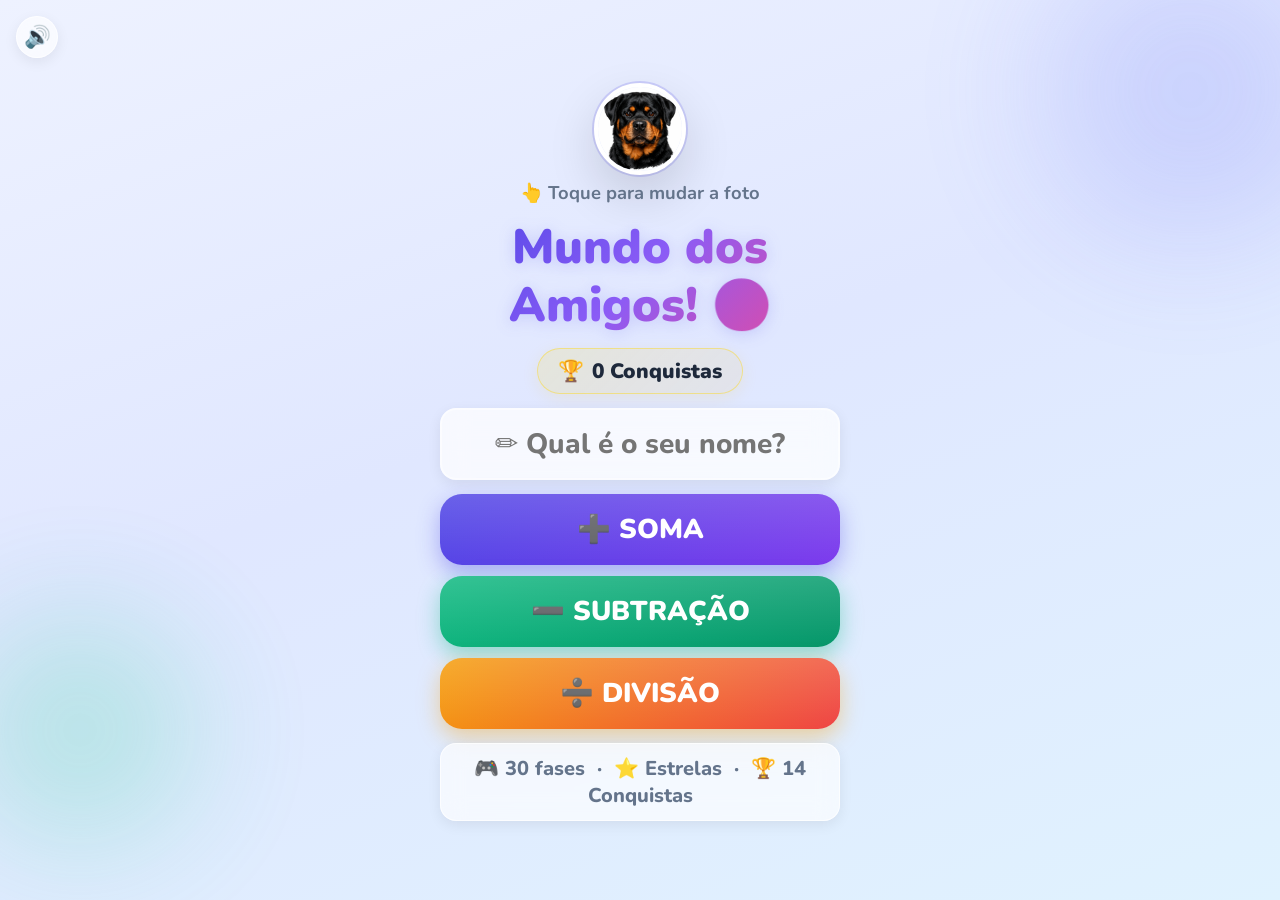
<file: index.html>
<!DOCTYPE html>
<html lang="pt-BR">
<head>
    <meta charset="UTF-8">
    <meta name="viewport" content="width=device-width, initial-scale=1.0, viewport-fit=cover">
    <meta name="apple-mobile-web-app-capable" content="yes">
    <meta name="apple-mobile-web-app-status-bar-style" content="black-translucent">
    <meta name="theme-color" content="#4F46E5">
    <title>Mundo dos Amigos</title>
    <link rel="stylesheet" href="css/app.css">
</head>
<body>

<button id="btn-mudo" aria-label="Liga/desliga som">🔊</button>

<main class="home-container">

    <!-- Avatar -->
    <div id="perfil-container" role="button" tabindex="0" aria-label="Alterar foto de perfil">
        <img id="foto-jogador" src="img/avatar-padrao.png" alt="Foto de perfil">
        <p>👆 Toque para mudar a foto</p>
        <input type="file" id="inputFoto" accept="image/*" style="display:none">
    </div>

    <!-- Título -->
    <h1 class="titulo-home">Mundo dos Amigos! 🌍</h1>

    <!-- Badge de conquistas -->
    <button class="badge-conquistas" id="badge-conquistas">
        🏆 <span id="txt-conq">0 Conquistas</span>
    </button>

    <!-- Nome -->
    <input type="text" id="nomeJogador"
        placeholder="✏️ Qual é o seu nome?"
        maxlength="15" autocomplete="off"
        aria-label="Digite seu nome">

    <!-- Operações -->
    <nav class="menu-materias" role="navigation" aria-label="Escolha a operação">
        <button class="btn-destaque" data-materia="soma">➕ SOMA</button>
        <button class="btn-destaque" data-materia="subtracao">➖ SUBTRAÇÃO</button>
        <button class="btn-destaque" data-materia="divisao">➗ DIVISÃO</button>
    </nav>

    <div class="info-card">🎮 30 fases &nbsp;·&nbsp; ⭐ Estrelas &nbsp;·&nbsp; 🏆 14 Conquistas</div>

</main>

<!-- Modal conquistas (montado por JS) -->
<div id="modal-cq" style="display:none"></div>

<script src="js/sons.js"></script>
<script src="js/voz.js"></script>
<script>
// ─── Elementos ────────────────────────────────────────
var inp      = document.getElementById('nomeJogador');
var botoes   = document.querySelectorAll('.btn-destaque');
var perfilEl = document.getElementById('perfil-container');
var inputFoto= document.getElementById('inputFoto');
var fotoEl   = document.getElementById('foto-jogador');
var txtConq  = document.getElementById('txt-conq');
var btnMudo  = document.getElementById('btn-mudo');
var badgeBtn = document.getElementById('badge-conquistas');

// ─── Avatar ───────────────────────────────────────────
perfilEl.onclick = function(){ inputFoto.click(); };
inputFoto.onchange = function(e) {
    var f = e.target.files[0]; if (!f) return;
    var r = new FileReader();
    r.onload = function(ev) {
        fotoEl.src = ev.target.result;
        localStorage.setItem('fotoJogador', ev.target.result);
        if (typeof tocarSomClique==='function') tocarSomClique();
    };
    r.readAsDataURL(f);
};

// ─── Mudo ─────────────────────────────────────────────
function sincMudo() {
    var m = localStorage.getItem('mutado')==='true';
    btnMudo.textContent = m ? '🔇' : '🔊';
}
btnMudo.onclick = function() {
    if (typeof toggleMudo==='function') toggleMudo();
    sincMudo();
    if (typeof tocarSomClique==='function') tocarSomClique();
};
sincMudo();

// ─── Conquistas ───────────────────────────────────────
var DEF_CQ = [
    {id:'primeiro_acerto',icone:'⭐',titulo:'Primeira Estrela',  desc:'Acertou pela primeira vez!'},
    {id:'combo_3',        icone:'🔥',titulo:'Em Chamas!',        desc:'3 acertos seguidos!'},
    {id:'combo_5',        icone:'💥',titulo:'Combo x5',          desc:'5 acertos seguidos!'},
    {id:'combo_10',       icone:'🌟',titulo:'Imbatível',         desc:'10 acertos seguidos!'},
    {id:'fase_5',         icone:'🚀',titulo:'Decolando!',        desc:'Chegou na fase 5!'},
    {id:'fase_10',        icone:'🏅',titulo:'Persistente',       desc:'Chegou na fase 10!'},
    {id:'fase_20',        icone:'🥇',titulo:'Campeão',           desc:'Chegou na fase 20!'},
    {id:'pontos_50',      icone:'💎',titulo:'50 Pontos',         desc:'Acumulou 50 pontos!'},
    {id:'pontos_150',     icone:'👑',titulo:'150 Pontos',        desc:'150 pontos!'},
    {id:'pontos_300',     icone:'🌈',titulo:'300 Pontos',        desc:'300 pontos! Lenda!'},
    {id:'sem_erro_10',    icone:'🎯',titulo:'Perfeito!',         desc:'10 acertos sem errar!'},
    {id:'velocidade',     icone:'⚡',titulo:'Veloz!',            desc:'Respondeu em menos de 3s!'},
    {id:'divisao_mestre', icone:'🧮',titulo:'Mestre da Divisão', desc:'5 divisões seguidas!'},
    {id:'completo',       icone:'🎓',titulo:'Formado!',          desc:'Completou as 30 fases!'},
];

function atualizarBadge() {
    var t = JSON.parse(localStorage.getItem('conquistas')||'[]').length;
    txtConq.textContent = t===0 ? '0 Conquistas' : t+' Conquista'+(t>1?'s':'')+'!';
}

badgeBtn.onclick = function() {
    if (typeof tocarSomClique==='function') tocarSomClique();
    var modal = document.getElementById('modal-cq');
    var desbl = new Set(JSON.parse(localStorage.getItem('conquistas')||'[]'));
    modal.innerHTML =
        '<div onclick="if(event.target===this)fecharCQ()" style="position:fixed;inset:0;background:rgba(0,0,0,0.65);z-index:99999;display:flex;align-items:center;justify-content:center;padding:16px;backdrop-filter:blur(8px);">'+
        '<div style="background:linear-gradient(145deg,#0d1b2a,#1a2744);border-radius:26px;padding:20px;width:100%;max-width:380px;max-height:84dvh;overflow-y:auto;border:1.5px solid rgba(255,215,0,.3);box-shadow:0 30px 80px rgba(0,0,0,.6);">'+
        '<div style="display:flex;justify-content:space-between;align-items:center;margin-bottom:16px;">'+
        '<div><div style="color:#FFD700;font-weight:900;font-size:1.45rem;">🏆 Conquistas</div>'+
        '<div style="color:rgba(255,255,255,.5);font-size:.8rem;margin-top:2px;">'+desbl.size+'/'+DEF_CQ.length+' desbloqueadas</div></div>'+
        '<button onclick="fecharCQ()" style="background:rgba(255,255,255,.1);border:none;color:white;font-size:1.3rem;cursor:pointer;border-radius:50%;width:34px;height:34px;display:flex;align-items:center;justify-content:center;">✕</button></div>'+
        DEF_CQ.map(function(c){
            var ok=desbl.has(c.id);
            return '<div style="display:flex;align-items:center;gap:11px;padding:10px 12px;border-radius:13px;margin-bottom:7px;background:'+(ok?'rgba(255,215,0,.08)':'rgba(255,255,255,.03)')+';border:1.5px solid '+(ok?'rgba(255,215,0,.22)':'transparent')+';">'+
            '<span style="font-size:1.85rem;flex-shrink:0;filter:'+(ok?'none':'grayscale(1) opacity(.22)')+';">'+c.icone+'</span>'+
            '<div style="flex:1;"><div style="color:'+(ok?'#f8fafc':'#555')+';font-weight:800;font-size:.92rem;">'+c.titulo+'</div>'+
            '<div style="color:'+(ok?'rgba(255,255,255,.55)':'#3a3a3a')+';font-size:.75rem;margin-top:1px;">'+c.desc+'</div></div>'+
            (ok?'<span style="color:#22C55E;font-size:1rem;">✓</span>':'<span style="color:#2a2a2a;font-size:.9rem;">🔒</span>')+'</div>';
        }).join('')+
        '</div></div>'+
        '<style>@keyframes mcIn{from{opacity:0}to{opacity:1}}</style>';
    modal.style.display='block';
};

function fecharCQ() {
    var m=document.getElementById('modal-cq');
    m.style.display='none'; m.innerHTML='';
}

// ─── Iniciar ──────────────────────────────────────────
function iniciar(materia) {
    var raw  = inp.value.trim();
    var nome = !raw ? 'Jogador' : raw.charAt(0).toUpperCase()+raw.slice(1).toLowerCase();
    if (typeof tocarSomClique==='function') tocarSomClique();
    localStorage.setItem('nomeJogador', nome);
    localStorage.setItem('modoJogo', materia);
    if (!localStorage.getItem('fotoJogador')) localStorage.setItem('fotoJogador','img/avatar-padrao.png');
    if (typeof falar==='function') falar('Olá '+nome+'! Vamos jogar!','festa');
    botoes.forEach(function(b){ b.disabled=true; });
    document.body.classList.add('fade-out');
    setTimeout(function(){ window.location.href='game.html'; }, 370);
}

botoes.forEach(function(b){ b.addEventListener('click',function(){ iniciar(b.dataset.materia); }); });
inp.addEventListener('keypress', function(e){ if(e.key==='Enter') iniciar('soma'); });

// ─── Init ─────────────────────────────────────────────
window.addEventListener('load', function() {
    var nome=localStorage.getItem('nomeJogador'), foto=localStorage.getItem('fotoJogador');
    if (nome&&nome!=='Jogador') inp.value=nome;
    if (foto) fotoEl.src=foto;
    atualizarBadge();
    document.body.classList.add('loaded');

    // Música home após primeiro toque
    document.addEventListener('pointerdown', function im(){
        document.removeEventListener('pointerdown',im);
        if (typeof gerenciarMusicaFundo==='function') gerenciarMusicaFundo('home');
    });

    // Voz de boas-vindas
    setTimeout(function(){
        var n=localStorage.getItem('nomeJogador')||'';
        if (typeof falar==='function'&&n&&n!=='Jogador') falar('Olá '+n+'! Que bom ter você aqui!','festa');
    }, 2000);
});
</script>
</body>
</html>
</file>
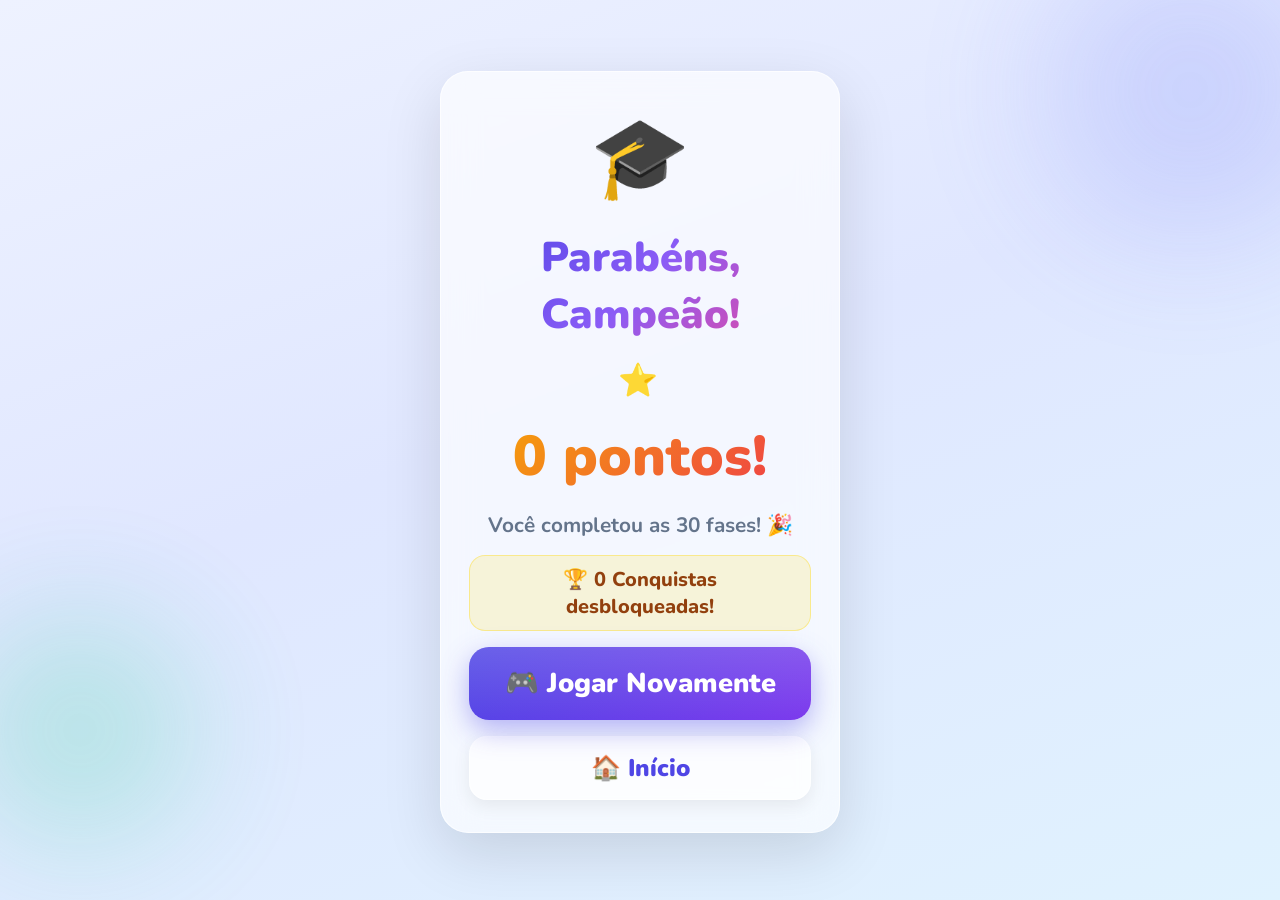
<file: end.html>
<!DOCTYPE html>
<html lang="pt-BR">
<head>
    <meta charset="UTF-8">
    <meta name="viewport" content="width=device-width, initial-scale=1.0, viewport-fit=cover">
    <meta name="apple-mobile-web-app-capable" content="yes">
    <meta name="theme-color" content="#4F46E5">
    <title>Mundo dos Amigos — Parabéns!</title>
    <link rel="stylesheet" href="css/app.css">
    <style>
        body { opacity:0; transition:opacity .35s ease; justify-content:center; }
        body.loaded { opacity:1; }
        .end-card {
            background:rgba(255,255,255,0.65);
            backdrop-filter:blur(18px); -webkit-backdrop-filter:blur(18px);
            border:1.5px solid rgba(255,255,255,0.7);
            border-radius:28px; padding:32px 28px;
            display:flex; flex-direction:column; align-items:center;
            gap:16px; width:100%; max-width:400px;
            box-shadow:0 20px 60px rgba(0,0,0,0.12);
            animation:slideUp .5s cubic-bezier(.4,2,.6,1);
            text-align:center;
        }
        .end-titulo {
            font-size:2.6rem; font-weight:900;
            background:linear-gradient(135deg,#4F46E5,#8B5CF6,#EC4899);
            -webkit-background-clip:text; -webkit-text-fill-color:transparent; background-clip:text;
        }
        .end-score {
            font-size:3.5rem; font-weight:900; color:#4F46E5;
            background:linear-gradient(135deg,#F59E0B,#EF4444);
            -webkit-background-clip:text; -webkit-text-fill-color:transparent; background-clip:text;
        }
        .end-info { font-size:1.3rem; font-weight:700; color:#64748B; }
        .end-conquistas {
            font-size:1.25rem; font-weight:800; color:#92400E;
            background:rgba(255,215,0,0.15); border:1.5px solid rgba(255,215,0,0.35);
            border-radius:16px; padding:10px 20px;
        }
        .btn-jogar-novamente {
            width:100%; padding:18px;
            background:linear-gradient(135deg,#4F46E5,#7C3AED);
            color:white; border:none; border-radius:20px;
            font-size:1.7rem; font-weight:900;
            cursor:pointer; box-shadow:0 10px 28px rgba(79,70,229,.4);
            transition:all .2s ease; position:relative; overflow:hidden;
        }
        .btn-jogar-novamente::before {
            content:'';position:absolute;inset:0;border-radius:inherit;
            background:linear-gradient(180deg,rgba(255,255,255,.15),transparent);
        }
        .btn-jogar-novamente:active { transform:scale(0.96); }
        .btn-home {
            width:100%; padding:15px;
            background:rgba(255,255,255,0.7);
            color:#4F46E5; border:1.5px solid rgba(255,255,255,.6);
            border-radius:18px; font-size:1.5rem; font-weight:900;
            cursor:pointer; box-shadow:0 6px 18px rgba(0,0,0,.07);
            transition:all .2s ease;
        }
        .btn-home:active { transform:scale(0.96); }
        .estrelas-row { font-size:2rem; letter-spacing:4px; }
    </style>
</head>
<body>

<main class="home-container">
    <div class="end-card">
        <div style="font-size:5rem;">🎓</div>
        <div class="end-titulo" id="end-titulo">Incrível!</div>
        <div class="estrelas-row" id="end-estrelas">⭐⭐⭐</div>
        <div class="end-score" id="end-score">0 pts</div>
        <div class="end-info" id="end-info">Você completou as 30 fases!</div>
        <div class="end-conquistas" id="end-conquistas">🏆 0 Conquistas desbloqueadas</div>
        <button class="btn-jogar-novamente" id="btn-novo">🎮 Jogar Novamente</button>
        <button class="btn-home" id="btn-home">🏠 Início</button>
    </div>
</main>

<script src="js/sons.js"></script>
<script src="js/voz.js"></script>
<script>
window.addEventListener('load', function() {
    var score    = parseInt(localStorage.getItem('mostRecentScore') || '0');
    var estrelas = parseInt(localStorage.getItem('estrelas') || '0');
    var nome     = localStorage.getItem('nomeJogador') || 'Campeão';
    var nConq    = JSON.parse(localStorage.getItem('conquistas')||'[]').length;

    document.getElementById('end-titulo').textContent  = 'Parabéns, '+nome+'!';
    document.getElementById('end-score').textContent   = score + ' pontos!';
    document.getElementById('end-info').textContent    = 'Você completou as 30 fases! 🎉';
    document.getElementById('end-conquistas').textContent = '🏆 '+nConq+' Conquista'+(nConq!==1?'s':'')+' desbloqueada'+(nConq!==1?'s':'')+'!';

    // Estrelas
    var stStr = '';
    for(var i=0;i<Math.min(estrelas,10);i++) stStr+='⭐';
    document.getElementById('end-estrelas').textContent = stStr || '⭐';

    // Confetes e sons
    soltarConfetes();
    setTimeout(function() {
        if (typeof tocarSomFinal==='function') tocarSomFinal();
        setTimeout(function(){
            if(typeof falar==='function')
                falar('Parabéns '+nome+'! Você é incrível! Você marcou '+score+' pontos e desbloqueou '+nConq+' conquistas!','festa');
        }, 500);
    }, 300);

    document.body.classList.add('loaded');
});

function soltarConfetes() {
    var cores=['#22C55E','#4F46E5','#F59E0B','#EF4444','#EC4899','#06B6D4'];
    for(var i=0;i<60;i++){
        (function(ii){
            setTimeout(function(){
                var c=document.createElement('div');
                c.style.cssText='position:fixed;top:-12px;left:'+Math.random()*100+'vw;width:'+(4+Math.random()*8)+'px;height:'+(4+Math.random()*8)+'px;background:'+cores[~~(Math.random()*cores.length)]+';border-radius:'+(Math.random()>.5?'50%':'2px')+';pointer-events:none;z-index:9999;animation:confeteCair '+(0.9+Math.random())*1.1+'s ease-out forwards;';
                document.body.appendChild(c);
                setTimeout(function(){if(c.parentNode)c.remove();},2500);
            },ii*60);
        })(i);
    }
}

document.getElementById('btn-novo').onclick = function() {
    if(typeof tocarSomClique==='function') tocarSomClique();
    window.location.href='game.html';
};
document.getElementById('btn-home').onclick = function() {
    if(typeof tocarSomClique==='function') tocarSomClique();
    window.location.href='index.html';
};

// CSS do confete
var s=document.createElement('style');
s.textContent='@keyframes confeteCair{to{transform:translateY(105dvh) rotate(720deg);opacity:0}}';
document.head.appendChild(s);
</script>
</body>
</html>
</file>
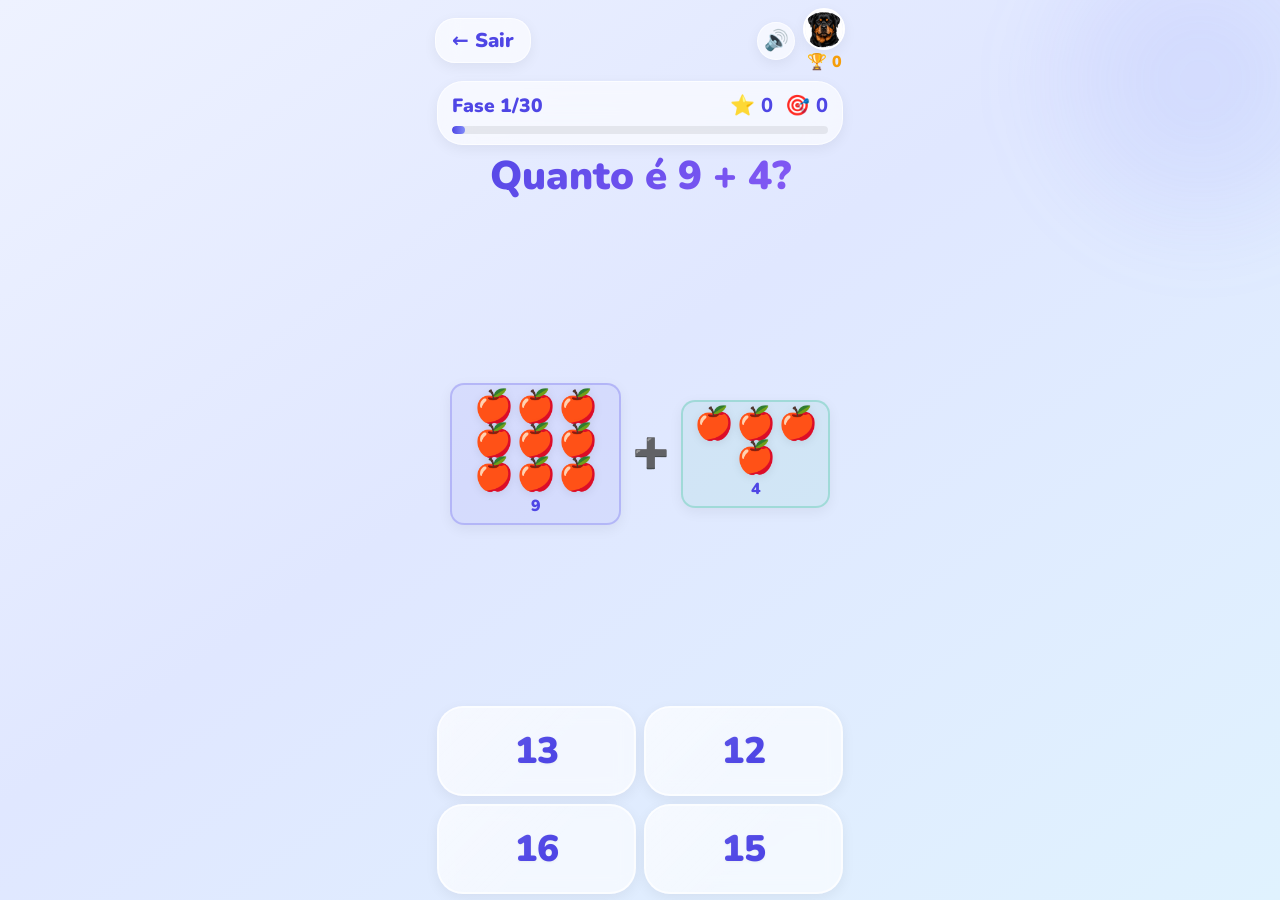
<file: game.html>
<!DOCTYPE html>
<html lang="pt-BR">
<head>
    <meta charset="UTF-8">
    <meta name="viewport" content="width=device-width, initial-scale=1.0, viewport-fit=cover">
    <meta name="apple-mobile-web-app-capable" content="yes">
    <meta name="apple-mobile-web-app-status-bar-style" content="black-translucent">
    <meta name="theme-color" content="#4F46E5">
    <title>Mundo dos Amigos — Jogar</title>
    <link rel="stylesheet" href="css/game.css">
    <style>
        body { opacity:0; transition:opacity .3s ease; }
        body.loaded { opacity:1; }
    </style>
</head>
<body>

<!-- HEADER -->
<header class="header-game">
    <button class="btn-sair" id="btnSair" aria-label="Sair do jogo">← Sair</button>
    <div class="header-right">
        <button id="btn-mudo" aria-label="Liga/desliga som">🔊</button>
        <div style="display:flex;flex-direction:column;align-items:center;gap:1px;">
            <img id="foto-jogador" src="img/avatar-padrao.png" alt="Foto" class="foto-perfil-hud">
            <span id="conquistas-count">🏆 0</span>
        </div>
    </div>
</header>

<!-- JOGO -->
<main class="container">

    <!-- HUD -->
    <section id="hud" aria-label="Informações">
        <div class="hud-row">
            <p id="progressText">Fase 1/30</p>
            <div style="display:flex;gap:12px;align-items:center;">
                <p>⭐ <span id="estrelas">0</span></p>
                <p>🎯 <span id="score">0</span></p>
            </div>
        </div>
        <div id="progressBar" role="progressbar" aria-valuemin="1" aria-valuemax="30" aria-label="Progresso">
            <div id="progressBarFull"></div>
        </div>
        <div id="combo-display" aria-live="polite"></div>
    </section>

    <!-- PERGUNTA -->
    <h2 id="question" tabindex="-1" aria-live="assertive">Carregando...</h2>

    <!-- ÁREA DE OBJETOS VISUAIS -->
    <section id="area-ajuda-visual"
             aria-live="polite"
             aria-label="Objetos para contar"
             class="area-ajuda-base">
    </section>

    <!-- RESPOSTAS -->
    <section id="choices" class="choices-grid" aria-label="Escolha a resposta">
        <div class="choice-container" role="button" tabindex="0" aria-label="Opção 1"><p class="choice-text">?</p></div>
        <div class="choice-container" role="button" tabindex="0" aria-label="Opção 2"><p class="choice-text">?</p></div>
        <div class="choice-container" role="button" tabindex="0" aria-label="Opção 3"><p class="choice-text">?</p></div>
        <div class="choice-container" role="button" tabindex="0" aria-label="Opção 4"><p class="choice-text">?</p></div>
    </section>

</main>

<!-- Scripts: ordem importa! -->
<script src="js/sons.js"></script>
<script src="js/voz.js"></script>
<script src="js/apoio.js"></script>
<script src="js/conquistas.js"></script>
<script src="js/game.js"></script>

<script>
document.addEventListener('DOMContentLoaded', function() {
    // Foto de perfil
    var foto = localStorage.getItem('fotoJogador') || 'img/avatar-padrao.png';
    var fotoEl = document.getElementById('foto-jogador');
    if (fotoEl) fotoEl.src = foto;

    // Atualiza contador de conquistas
    function atualizarConq() {
        var el = document.getElementById('conquistas-count');
        if (el) el.textContent = '🏆 ' + JSON.parse(localStorage.getItem('conquistas')||'[]').length;
    }
    atualizarConq();
    setInterval(atualizarConq, 1200);

    // Botão mudo
    var btnMudo = document.getElementById('btn-mudo');
    function sincMudo() {
        if (btnMudo) btnMudo.textContent = localStorage.getItem('mutado')==='true' ? '🔇' : '🔊';
    }
    if (btnMudo) {
        btnMudo.onclick = function() {
            if (typeof toggleMudo === 'function') toggleMudo();
            sincMudo();
        };
    }
    sincMudo();

    // Botão sair
    var btnSair = document.getElementById('btnSair');
    if (btnSair) {
        btnSair.addEventListener('click', function() {
            if (confirm('Sair do jogo? O progresso desta partida será perdido.')) {
                if (typeof tocarSomClique==='function') tocarSomClique();
                if (typeof pararVoz==='function') pararVoz();
                document.body.classList.add('fade-out');
                setTimeout(function(){ window.location.href='index.html'; }, 320);
            }
        });
    }

    // Fade-in de entrada
    document.body.classList.add('loaded');
});
</script>
</body>
</html>
</file>
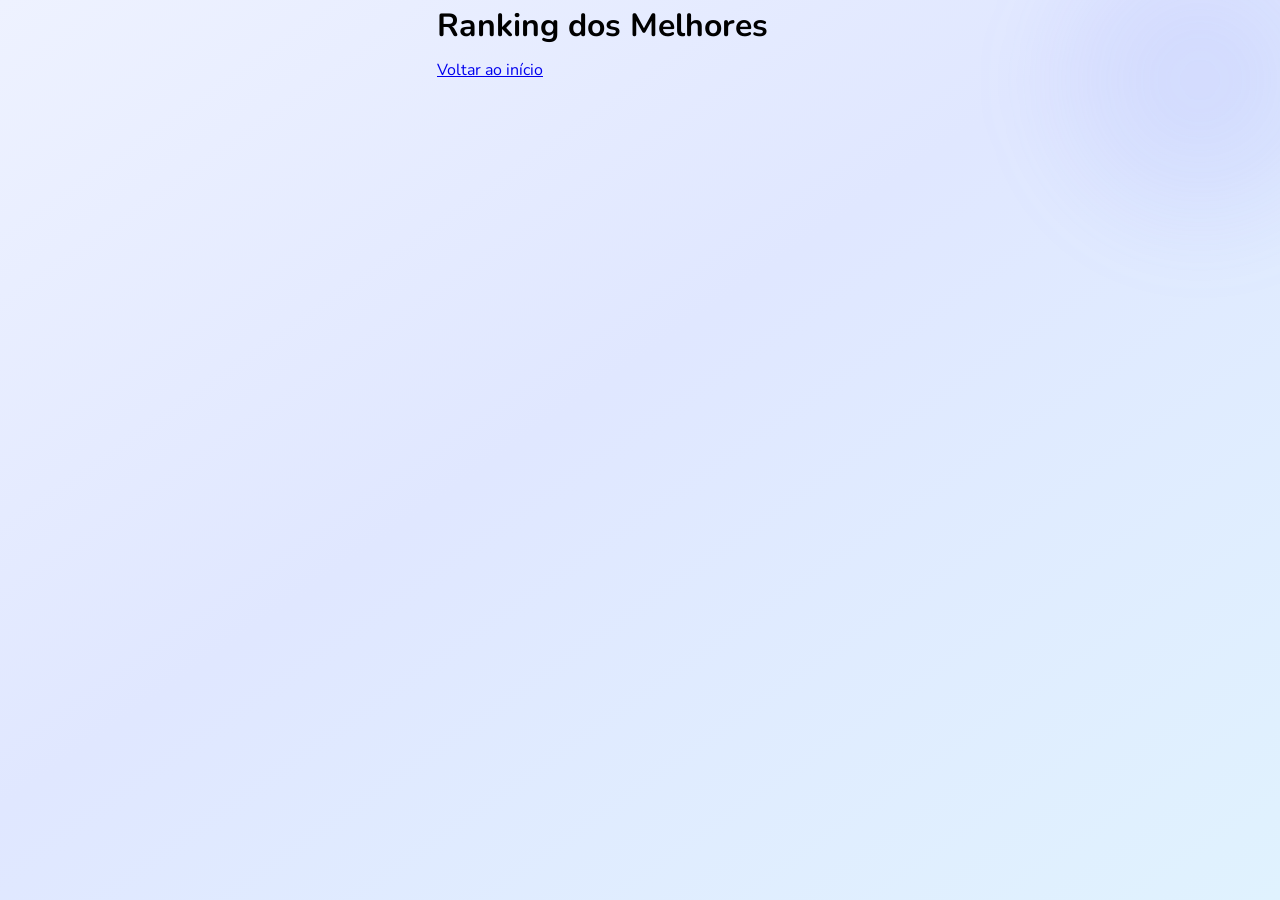
<file: highscores.html>
<!DOCTYPE html>
<html lang="pt-BR">
<head>
    <meta charset="UTF-8">

    <!-- RESPONSIVO ACESSÍVEL -->
    <meta name="viewport" content="width=device-width, initial-scale=1.0">

    <title>Ranking - Mundo dos Amigos</title>

    <!-- CSS UNIFICADO -->
    <link rel="stylesheet" href="css/game.css">
</head>

<body>

    <main class="container">

        <!-- TÍTULO -->
        <h1 id="finalScore">
            Ranking dos Melhores
        </h1>

        <!-- LISTA -->
        <ul 
            id="highScoresList" 
            aria-live="polite"
            aria-label="Lista de melhores pontuações"
        >
        </ul>

        <!-- BOTÃO -->
        <a 
            href="index.html" 
            class="btn"
            aria-label="Voltar para o início"
        >
            Voltar ao início
        </a>

    </main>

    <!-- SCRIPT -->
    <script src="js/highscores.js"></script>

</body>
</html>
</file>
<file: css/app.css>
/**
 * MUNDO DOS AMIGOS — HOME CSS (V24.0.0 DEFINITIVO)
 * ✅ Fonte Nunito (Google Fonts — gratuita)
 * ✅ Glassmorphism, gradientes, safe area iOS
 */

@import url('https://fonts.googleapis.com/css2?family=Nunito:wght@400;700;800;900&display=swap');

:root {
    --pr:#4F46E5; --pr-l:#818CF8; --pr-d:#3730A3;
    --gr:#10B981; --am:#F59E0B; --verm:#EF4444;
    --pu:#8B5CF6; --ro:#EC4899;
    --card:rgba(255,255,255,0.65); --border:rgba(255,255,255,0.7);
    --text:#1E293B; --text-l:#64748B;
    --r:16px; --rl:22px;
    --sh1:0 4px 14px rgba(0,0,0,0.07);
    --sh2:0 10px 30px rgba(0,0,0,0.10);
    --sh3:0 20px 50px rgba(0,0,0,0.14);
}
*,*::before,*::after {
    box-sizing:border-box; margin:0; padding:0;
    font-family:'Nunito','Segoe UI',system-ui,sans-serif;
    -webkit-tap-highlight-color:transparent;
    -webkit-font-smoothing:antialiased;
    color:var(--text);
}
body {
    min-height:100dvh;
    background:linear-gradient(160deg,#EEF2FF 0%,#E0E7FF 45%,#E0F2FE 100%);
    background-attachment:fixed;
    display:flex; flex-direction:column;
    opacity:0; transition:opacity .35s ease;
    padding-bottom:env(safe-area-inset-bottom,0px);
    overflow-x:hidden; position:relative;
}
body.loaded   { opacity:1; }
body.fade-out { opacity:0; pointer-events:none; }

body::before,body::after {
    content:''; position:fixed; border-radius:50%;
    filter:blur(55px); pointer-events:none; z-index:0; opacity:.3;
}
body::before { width:360px;height:360px;background:radial-gradient(circle,#818CF8,transparent);top:-90px;right:-90px; }
body::after  { width:280px;height:280px;background:radial-gradient(circle,#34D399,transparent);bottom:30px;left:-60px; }

.home-container {
    position:relative;z-index:1;
    display:flex;flex-direction:column;
    align-items:center;justify-content:center;
    padding:32px 20px 28px; gap:14px;
    width:100%;max-width:440px;margin:0 auto;
    min-height:100dvh;
    animation:slideUp .5s cubic-bezier(.4,2,.6,1);
}
@keyframes slideUp { from{opacity:0;transform:translateY(20px)} to{opacity:1;transform:none} }

/* Avatar */
#perfil-container {
    display:flex;flex-direction:column;align-items:center;gap:5px;
    cursor:pointer;transition:transform .2s ease;user-select:none;
}
#perfil-container:active { transform:scale(0.95); }
#foto-jogador {
    width:92px;height:92px;object-fit:cover;border-radius:50%;
    border:4px solid white;
    box-shadow:var(--sh3),0 0 0 2px rgba(79,70,229,.18);
    background:#e2e8f0;
    transition:transform .25s cubic-bezier(.175,.885,.32,1.275),box-shadow .25s ease;
}
#perfil-container:hover #foto-jogador { transform:scale(1.06); }
#perfil-container p { font-size:1.15rem;color:var(--text-l);font-weight:700; }

/* Título */
h1.titulo-home {
    font-size:clamp(2.4rem,6vw,3rem);font-weight:900;
    background:linear-gradient(135deg,var(--pr),var(--pu),var(--ro));
    -webkit-background-clip:text;-webkit-text-fill-color:transparent;background-clip:text;
    text-align:center;line-height:1.2;
    filter:drop-shadow(0 2px 8px rgba(79,70,229,.2));
}

/* Badge conquistas */
.badge-conquistas {
    display:flex;align-items:center;gap:8px;
    background:linear-gradient(135deg,rgba(255,215,0,.14),rgba(255,180,0,.07));
    border:1.5px solid rgba(255,215,0,.4);
    border-radius:30px;padding:8px 20px;
    font-size:1.3rem;font-weight:900;color:#92400E;
    cursor:pointer;transition:all .2s ease;
    box-shadow:0 4px 16px rgba(255,200,0,.12);
}
.badge-conquistas:active { transform:scale(0.95); }

/* Input */
input[type="text"] {
    width:100%;padding:15px 18px;
    border-radius:var(--r);border:2px solid rgba(255,255,255,.5);
    background:rgba(255,255,255,.75);
    backdrop-filter:blur(14px);-webkit-backdrop-filter:blur(14px);
    text-align:center;font-size:1.75rem;font-weight:800;
    box-shadow:var(--sh1);outline:none;transition:all .25s ease;
}
input[type="text"]:focus {
    background:white;border-color:var(--pr-l);
    box-shadow:0 0 0 4px rgba(79,70,229,.16),var(--sh1);
}

/* Botões de operação */
.menu-materias { display:flex;flex-direction:column;gap:11px;width:100%; }
.btn-destaque {
    width:100%;padding:17px 22px;
    border-radius:var(--rl);border:none;cursor:pointer;
    font-size:1.7rem;font-weight:900;
    display:flex;align-items:center;justify-content:center;gap:10px;
    transition:all .2s cubic-bezier(.175,.885,.32,1.275);
    box-shadow:var(--sh2);color:white;text-decoration:none;
    position:relative;overflow:hidden;user-select:none;
}
.btn-destaque::before { content:'';position:absolute;inset:0;border-radius:inherit;background:linear-gradient(180deg,rgba(255,255,255,.15) 0%,transparent 100%); }
.btn-destaque:nth-child(1){background:linear-gradient(135deg,#4F46E5,#7C3AED);box-shadow:0 8px 22px rgba(79,70,229,.4);}
.btn-destaque:nth-child(2){background:linear-gradient(135deg,#10B981,#059669);box-shadow:0 8px 22px rgba(16,185,129,.4);}
.btn-destaque:nth-child(3){background:linear-gradient(135deg,#F59E0B,#EF4444);box-shadow:0 8px 22px rgba(245,158,11,.4);}
.btn-destaque:active { transform:scale(0.95);filter:brightness(.92); }

/* Info card */
.info-card {
    background:var(--card);
    backdrop-filter:blur(12px);-webkit-backdrop-filter:blur(12px);
    border:1.5px solid var(--border);border-radius:var(--r);
    padding:11px 16px;font-size:1.25rem;font-weight:800;
    color:var(--text-l);text-align:center;width:100%;box-shadow:var(--sh1);
}

/* Botão mudo */
#btn-mudo {
    position:fixed;top:calc(16px + env(safe-area-inset-top,0px));left:16px;
    background:var(--card);backdrop-filter:blur(10px);-webkit-backdrop-filter:blur(10px);
    border:1.5px solid var(--border);border-radius:50%;
    width:42px;height:42px;
    display:flex;align-items:center;justify-content:center;
    font-size:1.35rem;cursor:pointer;box-shadow:var(--sh1);z-index:100;
    transition:transform .15s ease;
}
#btn-mudo:active { transform:scale(0.88); }

@media(max-width:380px){
    h1.titulo-home{font-size:2.2rem;}
    .btn-destaque{padding:15px 18px;font-size:1.55rem;}
    #foto-jogador{width:80px;height:80px;}
}
</file>
<file: css/game.css>
/**
 * MUNDO DOS AMIGOS — GAME CSS (V24.0.0 DEFINITIVO)
 * ✅ Área de objetos proporcional: cabe em TODAS as telas
 * ✅ Layout com flex e dvh para não ultrapassar a tela
 * ✅ Botões de resposta com gradientes únicos e shimmer
 * ✅ iOS safe area, GPU acceleration
 * ✅ Fonte Nunito (gratuita Google Fonts)
 */

@import url('https://fonts.googleapis.com/css2?family=Nunito:wght@400;700;800;900&display=swap');

/* ─── VARIÁVEIS ──────────────────────────────────────────────── */
:root {
    --pr:   #4F46E5;  --pr-l:  #818CF8;  --pr-d: #3730A3;
    --gr:   #10B981;  --gr-l:  #34D399;
    --am:   #F59E0B;  --am-l:  #FBBF24;
    --ro:   #EC4899;  --ro-l:  #F472B6;
    --verm: #EF4444;  --pu:    #8B5CF6;  --ci:  #06B6D4;

    --card:   rgba(255,255,255,0.62);
    --border: rgba(255,255,255,0.68);
    --r:   20px;  --rl:  26px;  --rll: 32px;
    --sh1: 0 4px 14px rgba(0,0,0,0.06);
    --sh2: 0 10px 30px rgba(0,0,0,0.10);
    --sh3: 0 20px 50px rgba(0,0,0,0.14);
}

/* ─── RESET ──────────────────────────────────────────────────── */
*, *::before, *::after {
    box-sizing:border-box; margin:0; padding:0;
    font-family:'Nunito','Segoe UI',system-ui,sans-serif;
    -webkit-tap-highlight-color:transparent;
    -webkit-font-smoothing:antialiased;
}

/* ─── BODY ───────────────────────────────────────────────────── */
body {
    display:flex; flex-direction:column; align-items:center;
    width:100%; height:100dvh; min-height:100dvh;
    overflow:hidden;
    background:linear-gradient(145deg,#EEF2FF 0%,#E0E7FF 45%,#E0F2FE 100%);
    /* Safe area iOS */
    padding-top: env(safe-area-inset-top, 0px);
    padding-bottom: env(safe-area-inset-bottom, 6px);
    padding-left: env(safe-area-inset-left, 0px);
    padding-right: env(safe-area-inset-right, 0px);
    position:relative;
}
/* Bolha decorativa de fundo */
body::before {
    content:''; position:fixed;
    width:320px; height:320px; border-radius:50%;
    background:radial-gradient(circle,rgba(129,140,248,0.16),transparent);
    top:-80px; right:-80px; pointer-events:none; z-index:0; filter:blur(36px);
}
body.fade-out { opacity:0; pointer-events:none; transition:opacity 0.3s ease; }

/* ─── HEADER ─────────────────────────────────────────────────── */
.header-game {
    width:100%; max-width:430px; z-index:2; flex-shrink:0;
    display:flex; justify-content:space-between; align-items:center;
    padding:8px 10px 4px;
}
.btn-sair {
    background:var(--card);
    backdrop-filter:blur(12px); -webkit-backdrop-filter:blur(12px);
    border:1.5px solid var(--border);
    padding:8px 16px; border-radius:var(--r);
    color:var(--pr); font-weight:900; font-size:1.25rem;
    cursor:pointer; box-shadow:var(--sh1);
    transition:transform .15s ease,background .2s ease;
}
.btn-sair:active { transform:scale(0.92); }

.header-right { display:flex; align-items:center; gap:8px; }
.foto-perfil-hud {
    width:42px; height:42px; border-radius:50%;
    border:2.5px solid white; box-shadow:var(--sh1);
    object-fit:cover; flex-shrink:0;
}
#conquistas-count { font-size:1rem; font-weight:900; color:var(--am); }
#btn-mudo {
    background:var(--card);
    backdrop-filter:blur(10px); -webkit-backdrop-filter:blur(10px);
    border:1.5px solid var(--border);
    border-radius:50%; width:38px; height:38px;
    display:flex; align-items:center; justify-content:center;
    font-size:1.25rem; cursor:pointer; box-shadow:var(--sh1);
    transition:transform .15s ease;
}
#btn-mudo:active { transform:scale(0.88); }

/* ─── CONTAINER PRINCIPAL ────────────────────────────────────── */
.container {
    width:100%; max-width:430px; z-index:1;
    display:flex; flex-direction:column;
    flex:1; min-height:0;   /* CRÍTICO: permite que filhos usem flex sem overflow */
    padding:4px 12px 6px;
    gap:6px;
}

/* ─── HUD ─────────────────────────────────────────────────────── */
#hud {
    background:var(--card);
    backdrop-filter:blur(16px); -webkit-backdrop-filter:blur(16px);
    border:1.5px solid var(--border); border-radius:var(--rl);
    padding:10px 14px; flex-shrink:0;
    box-shadow:var(--sh1);
    display:flex; flex-direction:column; gap:7px;
}
.hud-row { display:flex; justify-content:space-between; align-items:center; }
.hud-row p { font-size:1.25rem; font-weight:800; color:var(--pr); }
#progressText { font-size:1.2rem; font-weight:900; color:var(--pr); }

#progressBar {
    width:100%; height:8px;
    background:rgba(0,0,0,0.07); border-radius:10px; overflow:hidden;
}
#progressBarFull {
    height:100%;
    background:linear-gradient(90deg,var(--pr),var(--pr-l),var(--pu));
    background-size:200%;
    animation:shimBar 2.5s linear infinite;
    border-radius:10px;
    transition:width .5s cubic-bezier(.175,.885,.32,1.275);
}
@keyframes shimBar { 0%{background-position:0%} 100%{background-position:200%} }

#combo-display {
    display:none; font-size:1.1rem; font-weight:900; text-align:center;
    background:linear-gradient(135deg,#FF6B6B,#FE7F2D);
    -webkit-background-clip:text; -webkit-text-fill-color:transparent; background-clip:text;
    animation:cPulse .4s ease-out;
}
#combo-display.ativo { display:block; }
@keyframes cPulse { 0%{transform:scale(.8)} 60%{transform:scale(1.12)} 100%{transform:scale(1)} }

/* ─── PERGUNTA ───────────────────────────────────────────────── */
#question {
    font-size:clamp(1.75rem,4.8vw,2.5rem);
    font-weight:900; text-align:center; flex-shrink:0;
    background:linear-gradient(135deg,var(--pr),var(--pu));
    -webkit-background-clip:text; -webkit-text-fill-color:transparent; background-clip:text;
    line-height:1.25;
    animation:qFadeIn .38s ease forwards;
}
@keyframes qFadeIn {
    from { opacity:0; transform:translateY(10px); }
    to   { opacity:1; transform:translateY(0); }
}

/* ─── ÁREA DE AJUDA VISUAL ───────────────────────────────────── */
/*
   REGRA CRÍTICA: flex:1 com min-height:0 para ocupar o espaço disponível
   sem ultrapassar a tela. max-height controla o limite absoluto.
*/
#area-ajuda-visual {
    flex:1; min-height:0;
    width:100%; overflow:hidden;
    display:flex; flex-direction:column;
    justify-content:center; align-items:center;
    padding:4px 2px;
    border-radius:var(--r);
    transition:all .3s ease;
}

/* Base e destaque */
.area-ajuda-base    { background:transparent; }
.area-ajuda-destaque{
    background:rgba(245,158,11,0.07);
    border:1.5px solid rgba(245,158,11,0.25);
    animation:aGlow .7s ease-in-out 3;
}
@keyframes aGlow { 0%,100%{box-shadow:none} 50%{box-shadow:0 0 18px rgba(245,158,11,.4)} }

/* ─── LAYOUT DOS OBJETOS ─────────────────────────────────────── */
.obj-row {
    display:flex; align-items:center; justify-content:center;
    gap:clamp(4px,2vw,12px); flex-wrap:nowrap; width:100%;
    max-width:380px;
}
.obj-row-div { gap:6px; flex-wrap:wrap; }

/* Caixa de grupo de objetos */
.obj-box {
    display:flex; flex-wrap:wrap; justify-content:center;
    align-items:center; gap:2px;
    border-radius:14px; padding:6px 8px;
    border:2px solid transparent; flex-shrink:1;
    min-width:50px; max-width:45%;
    box-shadow:var(--sh1);
}
.obj-box-soma1 { background:rgba(79,70,229,0.07);   border-color:rgba(79,70,229,0.25); }
.obj-box-soma2 { background:rgba(16,185,129,0.07);  border-color:rgba(16,185,129,0.25); }
.obj-box-sub   { background:rgba(245,158,11,0.07);  border-color:rgba(245,158,11,0.25); max-width:90%; }
.obj-box-div   { background:rgba(236,72,153,0.07);  border-color:rgba(236,72,153,0.25); max-width:22%; flex-direction:column; min-width:44px; }

/* Operador */
.obj-op { font-size:clamp(1.3rem,4vw,1.8rem); font-weight:900; color:var(--am); flex-shrink:0; }

/* Emoji individual */
.obj-emoji {
    font-size:clamp(1.3rem,4.5vw,2rem);
    display:inline-block; line-height:1;
    animation:objIn .4s cubic-bezier(.175,.885,.32,1.5) both;
    filter:drop-shadow(0 2px 4px rgba(0,0,0,0.08));
}
@keyframes objIn { from{transform:scale(0) rotate(-18deg);opacity:0} to{transform:scale(1);opacity:1} }

.obj-destaque { animation:objPulse .85s ease-in-out infinite alternate; }
@keyframes objPulse { from{transform:scale(1)} to{transform:scale(1.18); filter:drop-shadow(0 0 6px rgba(245,158,11,.7))} }

.obj-riscado { opacity:.25; filter:grayscale(1); text-decoration:line-through; }

/* Labels */
.obj-lbl    { width:100%; text-align:center; font-size:1rem; font-weight:900; color:var(--pr); margin-top:2px; }
.obj-lbl-sm { font-size:.8rem; font-weight:900; color:var(--ro); margin-top:1px; }

/* Instrução de apoio */
.obj-instrucao {
    font-size:clamp(.78rem,2.8vw,.95rem); font-weight:800; color:var(--pr-d);
    background:rgba(79,70,229,0.08); border-radius:10px;
    padding:4px 10px; text-align:center; margin-top:4px;
    flex-shrink:0;
}

/* ─── GRID DE RESPOSTAS ──────────────────────────────────────── */
.choices-grid {
    display:grid; grid-template-columns:1fr 1fr;
    gap:8px; width:100%; flex-shrink:0;
}

/* Cor única por posição */
.choice-container:nth-child(1){ --bg:linear-gradient(135deg,#4F46E5,#818CF8); --sh:rgba(79,70,229,.35); }
.choice-container:nth-child(2){ --bg:linear-gradient(135deg,#10B981,#34D399); --sh:rgba(16,185,129,.35); }
.choice-container:nth-child(3){ --bg:linear-gradient(135deg,#F59E0B,#FBBF24); --sh:rgba(245,158,11,.35); }
.choice-container:nth-child(4){ --bg:linear-gradient(135deg,#EC4899,#F472B6); --sh:rgba(236,72,153,.35); }

.choice-container {
    background:var(--card);
    backdrop-filter:blur(10px); -webkit-backdrop-filter:blur(10px);
    border:2px solid var(--border); border-radius:var(--rl);
    padding:16px 8px;
    height:clamp(62px,10vh,100px);  /* altura limitada para não ultrapassar tela */
    display:flex; justify-content:center; align-items:center;
    cursor:pointer; box-shadow:var(--sh1);
    position:relative; overflow:hidden;
    transition:transform .12s cubic-bezier(.2,.8,.2,1), box-shadow .12s ease, background .2s ease;
    will-change:transform;
}
/* Reflexo de vidro */
.choice-container::after {
    content:''; position:absolute; inset:0; border-radius:inherit;
    background:linear-gradient(135deg,rgba(255,255,255,.22) 0%,transparent 55%);
    pointer-events:none;
}
.choice-container:active { transform:scale(0.91); }

.choice-text {
    font-size:clamp(1.75rem,5.5vw,2.3rem);
    font-weight:900; color:var(--pr);
    pointer-events:none;
    text-shadow:0 1px 3px rgba(0,0,0,0.05);
}

/* ─── FEEDBACK ───────────────────────────────────────────────── */
.choice-container.correta {
    background:linear-gradient(135deg,#10B981,#059669) !important;
    border-color:rgba(255,255,255,.5) !important;
    transform:scale(1.05);
    box-shadow:0 10px 28px rgba(16,185,129,.55) !important;
}
.choice-container.correta .choice-text { color:white !important; text-shadow:0 2px 6px rgba(0,0,0,.2) !important; }

.choice-container.errada {
    background:linear-gradient(135deg,#EF4444,#DC2626) !important;
    border-color:rgba(255,255,255,.4) !important;
    transform:scale(0.93);
    box-shadow:0 8px 22px rgba(239,68,68,.5) !important;
}
.choice-container.errada .choice-text { color:white !important; }

/* ─── CONFETE ────────────────────────────────────────────────── */
.confete {
    position:fixed; top:-14px; pointer-events:none;
    animation:confeteCair 1.5s ease-out forwards; z-index:9999;
}
@keyframes confeteCair { to { transform:translateY(105dvh) rotate(720deg); opacity:0; } }

/* ─── ANIMAÇÕES ──────────────────────────────────────────────── */
.acerto-animado { animation:aPop .5s cubic-bezier(.175,.885,.32,1.275); }
@keyframes aPop { 0%{transform:scale(1)} 50%{transform:scale(1.16)} 100%{transform:scale(1.05)} }

.erro-animado { animation:aShakeBtn .4s ease-in-out; }
@keyframes aShakeBtn { 0%,100%{transform:translateX(0)} 25%{transform:translateX(-9px)} 50%{transform:translateX(9px)} 75%{transform:translateX(-4px)} }

.shake { animation:aShakeScreen .32s ease-in-out; }
@keyframes aShakeScreen { 0%,100%{transform:none} 25%{transform:translate(-4px,3px)} 50%{transform:translate(4px,-3px)} 75%{transform:translate(-2px,2px)} }

/* ─── ACESSIBILIDADE ─────────────────────────────────────────── */
.choice-container:focus-visible, .btn-sair:focus-visible {
    outline:none; box-shadow:0 0 0 4px rgba(79,70,229,.55);
}

/* ─── RESPONSIVO ─────────────────────────────────────────────── */
/* Telas muito pequenas (320px) */
@media (max-width:340px) {
    #question         { font-size:1.5rem; }
    .choice-text      { font-size:1.5rem; }
    .choice-container { height:54px; padding:10px 6px; }
    .obj-emoji        { font-size:1.1rem; }
    #hud              { padding:8px 10px; }
}
@media (max-width:380px) {
    #question         { font-size:1.65rem; }
    .choice-text      { font-size:1.65rem; }
    .choice-container { height:58px; }
}
/* Telas de baixa altura (landscape mobile) */
@media (max-height:600px) {
    #hud              { padding:6px 12px; gap:4px; }
    #progressBar      { height:6px; }
    #question         { font-size:1.5rem; }
    .choice-container { height:50px; padding:8px 6px; }
    .obj-emoji        { font-size:1.1rem; }
    .container        { gap:3px; padding:2px 10px 3px; }
    .header-game      { padding:4px 10px 2px; }
}
@media (max-height:700px) {
    .choice-container { height:clamp(52px,9vh,90px); }
}
</file>
